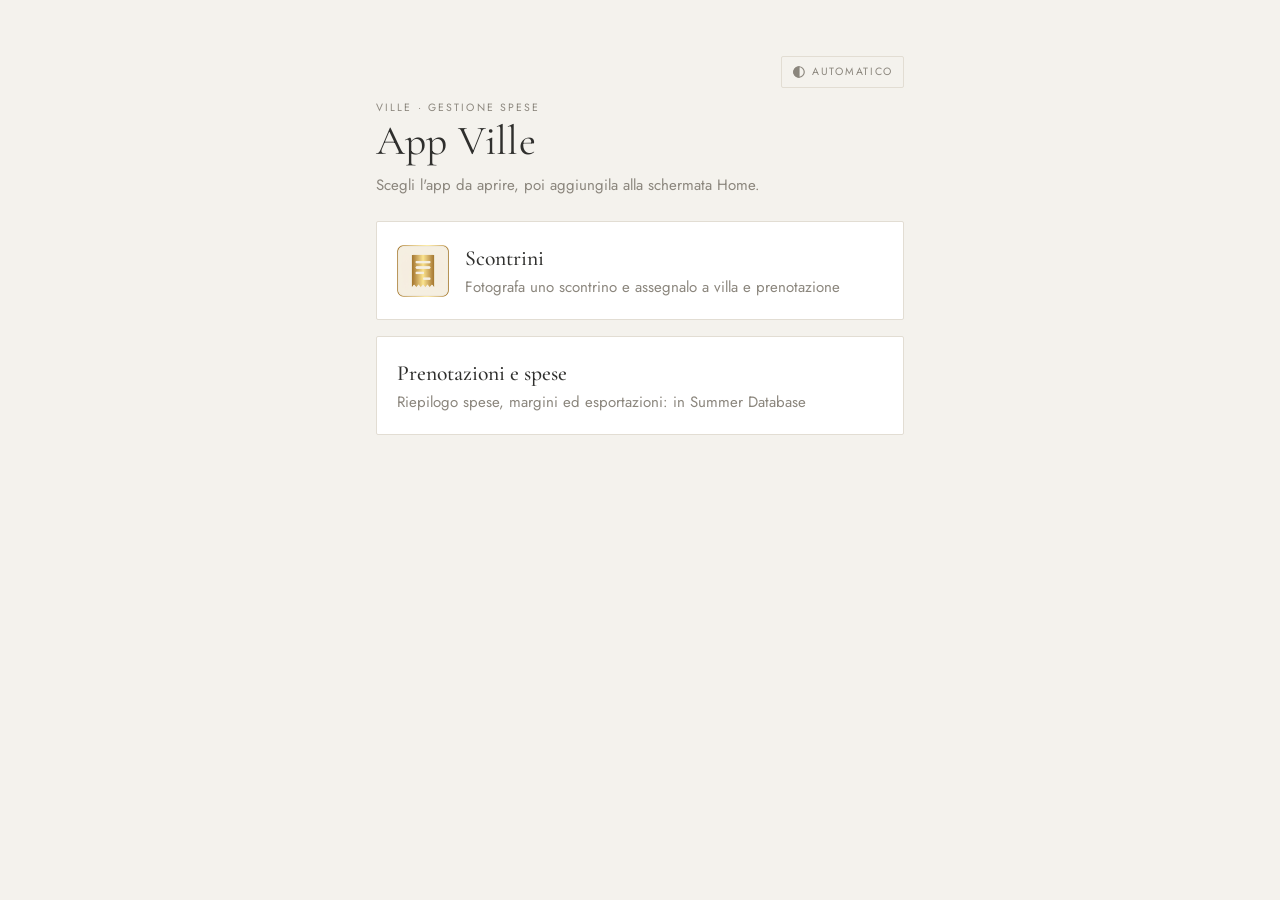
<file: index.html>
<!doctype html>
<html lang="it">
<head>
<meta charset="utf-8">
<meta name="viewport" content="width=device-width, initial-scale=1">
<meta name="theme-color" content="#f4f2ed">
<title>App Ville</title>
<link rel="preconnect" href="https://fonts.googleapis.com"><link rel="preconnect" href="https://fonts.gstatic.com" crossorigin>
<link href="https://fonts.googleapis.com/css2?family=Cormorant+Garamond:wght@300;400;500;600&family=Jost:wght@300;400;500&display=swap" rel="stylesheet">
<link rel="stylesheet" href="shared/style.css">
<script src="shared/tema.js"></script>
</head>
<body>
<div class="home">
  <div style="display:flex;justify-content:flex-end;margin-bottom:12px"><button class="theme-btn" type="button" data-tema aria-label="Cambia tema"></button></div>
  <span class="eyebrow">Ville · Gestione spese</span>
  <h1 style="margin-bottom:8px">App Ville</h1>
  <p class="muted" style="margin:0 0 24px">Scegli l'app da aprire, poi aggiungila alla schermata Home.</p>
  <a class="card" href="scontrini/"><img src="shared/icona-scontrini-192.png" alt=""><div><strong>Scontrini</strong><div class="muted">Fotografa uno scontrino e assegnalo a villa e prenotazione</div></div></a>
  <a class="card" href="https://paolobellina-lab.github.io/summer-database/#prenotazioni"><div><strong>Prenotazioni e spese</strong><div class="muted">Riepilogo spese, margini ed esportazioni: in Summer Database</div></div></a>
</div>
</body>
</html>
</file>
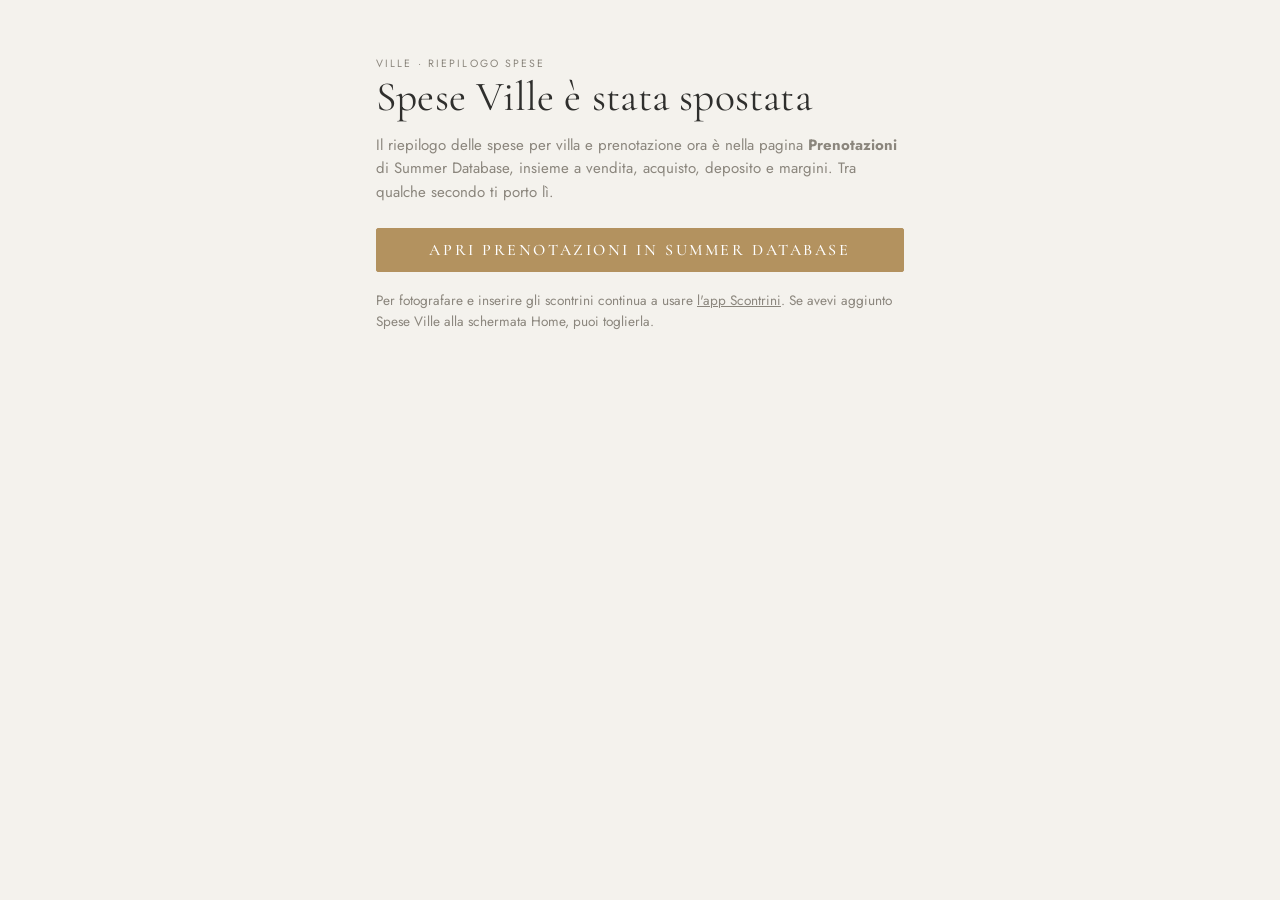
<file: consulta/index.html>
<!doctype html>
<html lang="it">
<head>
<meta charset="utf-8">
<meta name="viewport" content="width=device-width, initial-scale=1">
<title>Spese Ville · spostata in Summer Database</title>
<meta name="robots" content="noindex">
<!-- L'app Spese Ville è stata dismessa (16/11/2026): la sostituisce la pagina Prenotazioni di Summer Database. -->
<meta http-equiv="refresh" content="4; url=https://paolobellina-lab.github.io/summer-database/#prenotazioni">
<meta name="theme-color" content="#ffffff">
<link rel="preconnect" href="https://fonts.googleapis.com"><link rel="preconnect" href="https://fonts.gstatic.com" crossorigin>
<link href="https://fonts.googleapis.com/css2?family=Cormorant+Garamond:wght@300;400;500;600&family=Jost:wght@300;400;500&display=swap" rel="stylesheet">
<link rel="stylesheet" href="../shared/style.css">
<script src="../shared/tema.js"></script>
</head>
<body>
<div class="home">
  <span class="eyebrow">Ville · Riepilogo spese</span>
  <h1 style="margin-bottom:12px">Spese Ville è stata spostata</h1>
  <p class="muted" style="margin:0 0 24px">Il riepilogo delle spese per villa e prenotazione ora è nella pagina
    <strong>Prenotazioni</strong> di Summer Database, insieme a vendita, acquisto, deposito e margini.
    Tra qualche secondo ti porto lì.</p>
  <a class="btn primary" style="width:100%" href="https://paolobellina-lab.github.io/summer-database/#prenotazioni">Apri Prenotazioni in Summer Database</a>
  <p class="muted" style="margin-top:18px;font-size:.85rem">Per fotografare e inserire gli scontrini continua a usare
    <a href="../scontrini/" style="color:inherit">l'app Scontrini</a>. Se avevi aggiunto Spese Ville alla schermata Home, puoi toglierla.</p>
</div>
</body>
</html>
</file>
<file: shared/style.css>
/* Estetica "luxury real estate": greige chiaro, titoli serif sottili, etichette maiuscole spaziate,
   angoli squadrati, accento oro/bronzo. */
:root {
  --bg: #f4f2ed;
  --card: #ffffff;
  --field: #ffffff;
  --ink: #2f2f2d;
  --muted: #8b867d;
  --line: #e2ddd3;
  --accent: #b3925f;        /* oro/bronzo del pulsante "Cerca" */
  --accent-dark: #9a7b4b;
  --accent-ink: #ffffff;
  --accent-soft: #efe8dc;
  --teal: #5d7a74;
  --danger: #a33a2c;
  --radius: 2px;
  --serif: "Cormorant Garamond", "Cormorant", Georgia, "Times New Roman", serif;
  --sans: "Jost", "Futura", "Century Gothic", system-ui, -apple-system, "Segoe UI", sans-serif;
  --shadow: none;
  color-scheme: light;
}
/* Tema scuro: automatico (impostazione del dispositivo) oppure scelto a mano */
@media (prefers-color-scheme: dark) {
  :root:not([data-theme="light"]) {
    --bg: #1a1918; --card: #222120; --field: #1d1c1b; --ink: #ece8e1; --muted: #9c968c; --line: #3a3733;
    --accent: #c4a46f; --accent-dark: #b3925f; --accent-ink: #1a1918; --accent-soft: #3a3226; --teal: #8fb0a8;
    --danger: #e08a7c; color-scheme: dark;
  }
}
:root[data-theme="dark"] {
  --bg: #1a1918; --card: #222120; --field: #1d1c1b; --ink: #ece8e1; --muted: #9c968c; --line: #3a3733;
  --accent: #c4a46f; --accent-dark: #b3925f; --accent-ink: #1a1918; --accent-soft: #3a3226; --teal: #8fb0a8;
  --danger: #e08a7c; color-scheme: dark;
}

* { box-sizing: border-box; }
html, body { margin: 0; }
body {
  background: var(--bg); color: var(--ink);
  font: 400 15px/1.55 var(--sans);
  padding-bottom: env(safe-area-inset-bottom);
  -webkit-tap-highlight-color: transparent;
  -webkit-font-smoothing: antialiased;
}
[hidden] { display: none !important; }
h1, h2, h3 { margin: 0; line-height: 1.15; font-family: var(--serif); font-weight: 400; letter-spacing: .005em; }
h1 { font-size: 1.85rem; }
h2 { font-size: 1.5rem; }
.muted { color: var(--muted); }
.center { text-align: center; }
small { font-size: .8rem; }
.eyebrow {
  display: block; font-family: var(--sans); font-size: .66rem; font-weight: 400; letter-spacing: .2em;
  text-transform: uppercase; color: var(--muted); margin-bottom: 2px;
}

main { max-width: 760px; margin: 0 auto; padding: 16px 16px 48px; }
.card {
  background: var(--card); border: 1px solid var(--line); border-radius: var(--radius);
  padding: 20px; margin-bottom: 16px;
}
.stack > * + * { margin-top: 14px; }
.row { display: flex; gap: 8px; align-items: center; flex-wrap: wrap; }
.grow { flex: 1; }
.grid2 { display: grid; grid-template-columns: 1fr 1fr; gap: 12px; }

/* Topbar e schede */
.topbar {
  position: sticky; top: 0; z-index: 5; display: flex; align-items: center; justify-content: space-between; gap: 10px;
  padding: calc(14px + env(safe-area-inset-top)) 16px 12px; background: var(--card);
  border-bottom: 1px solid var(--line);
}
.topbar .brand { display: flex; align-items: center; gap: 10px; min-width: 0; }
.topbar .dot { display: none; }
.topbar .actions { display: flex; align-items: center; gap: 6px; }
.tabs {
  display: flex; gap: 22px; max-width: 760px; margin: 14px auto 0; padding: 0 16px; overflow-x: auto;
}
.tabs button {
  border: 0; border-bottom: 1px solid transparent; background: transparent; color: var(--muted);
  font: 400 .74rem/1 var(--sans); letter-spacing: .18em; text-transform: uppercase;
  padding: 8px 0 7px; white-space: nowrap; cursor: pointer; border-radius: 0;
}
.tabs button.active { color: var(--ink); border-bottom-color: var(--ink); }
.tabs button:not(.active):hover { color: var(--ink); }

/* Pulsante tema */
.theme-btn {
  display: inline-flex; align-items: center; gap: 6px; border: 1px solid var(--line); background: transparent;
  color: var(--muted); font: 400 .66rem/1 var(--sans); letter-spacing: .16em; text-transform: uppercase;
  padding: 8px 10px; border-radius: var(--radius); cursor: pointer;
}
.theme-btn svg { width: 14px; height: 14px; }
.login .theme-btn { position: fixed; top: calc(14px + env(safe-area-inset-top)); right: 16px; }

/* Moduli */
label {
  display: block; font-size: .68rem; font-weight: 400; letter-spacing: .16em; text-transform: uppercase; color: var(--muted);
}
input, select, textarea {
  display: block; width: 100%; margin-top: 6px; font: 400 16px/1.4 var(--sans); color: var(--ink);
  letter-spacing: normal; text-transform: none;
  background: var(--field); border: 1px solid var(--line); border-radius: var(--radius); padding: 11px 12px;
}
select {
  -webkit-appearance: none; appearance: none; padding-right: 36px;
  background: var(--field) url("data:image/svg+xml,%3Csvg xmlns='http://www.w3.org/2000/svg' width='10' height='6' viewBox='0 0 10 6'%3E%3Cpath d='M0 0h10L5 6z' fill='%238b867d'/%3E%3C/svg%3E") no-repeat right 14px center;
}
input::placeholder, textarea::placeholder { color: var(--muted); opacity: .8; }
input:focus, select:focus, textarea:focus { outline: none; border-color: var(--accent); box-shadow: 0 0 0 1px var(--accent); }
textarea { resize: vertical; }
/* Filtri: stesso oro del pulsante principale */
.filters select {
  background: var(--accent) url("data:image/svg+xml,%3Csvg xmlns='http://www.w3.org/2000/svg' width='10' height='6' viewBox='0 0 10 6'%3E%3Cpath d='M0 0h10L5 6z' fill='white'/%3E%3C/svg%3E") no-repeat right 14px center;
  border-color: var(--accent); color: var(--accent-ink);
}
.filters select:disabled { background-color: var(--accent-soft); border-color: var(--accent-soft); color: var(--muted); opacity: 1; background-image: none; }
.filters select option { background: var(--card); color: var(--ink); }

.btn {
  display: inline-flex; align-items: center; justify-content: center; gap: 6px;
  border: 1px solid var(--line); background: transparent; color: var(--ink);
  font: 500 1rem/1 var(--serif); letter-spacing: .16em; text-transform: uppercase;
  padding: 13px 18px; border-radius: var(--radius); cursor: pointer; text-decoration: none;
  transition: background .15s, border-color .15s, color .15s;
}
.btn:hover { border-color: var(--ink); }
.btn.primary { background: var(--accent); border-color: var(--accent); color: var(--accent-ink); }
.btn.primary:hover { background: var(--accent-dark); border-color: var(--accent-dark); }
.btn.danger { color: var(--danger); border-color: transparent; width: 100%; font-size: .9rem; }
.btn:disabled { opacity: .5; }
.link {
  border: 0; background: none; color: var(--muted); cursor: pointer; padding: 4px;
  font: 400 .68rem/1 var(--sans); letter-spacing: .16em; text-transform: uppercase;
}
.link:hover { color: var(--ink); }
.link.danger { color: var(--danger); }
.err { color: var(--danger); min-height: 1.2em; margin: 10px 0 0; font-size: .88rem; }

/* Login */
.login { min-height: 100vh; display: grid; place-items: center; padding: 16px; }
.login form { width: min(400px, 100%); padding: 32px 28px; }
.login form > * + * { margin-top: 14px; }
.login h1 { font-size: 2.2rem; }
.login .btn { width: 100%; }
.banner { background: #f6eedb; color: #6b5427; padding: 10px 16px; font-size: .88rem; text-align: center; }

/* Foto */
.photo { border: 1px dashed var(--line); border-radius: var(--radius); padding: 14px; text-align: center; background: var(--bg); }
.photo img { max-width: 100%; max-height: 340px; display: block; margin: 0 auto 12px; }
.photo-empty {
  color: var(--muted); padding: 16px 0 14px; font-size: .68rem; letter-spacing: .16em; text-transform: uppercase;
}
.photo .row { justify-content: center; }
.photo .btn { font-size: .9rem; padding: 11px 14px; }

/* Liste */
.list { display: grid; gap: 0; border-top: 1px solid var(--line); }
.item {
  display: flex; align-items: center; gap: 14px; width: 100%; text-align: left; font: inherit; color: inherit;
  background: var(--card); border: 1px solid var(--line); border-top: 0; border-radius: 0; padding: 14px 16px; cursor: pointer;
}
.item:hover { background: var(--bg); }
.item-main { flex: 1; min-width: 0; display: grid; gap: 3px; }
.item-main strong { font-family: var(--serif); font-weight: 500; font-size: 1.2rem; letter-spacing: .02em; }
.item-main .muted { font-size: .82rem; }
.clip { white-space: nowrap; overflow: hidden; text-overflow: ellipsis; font-size: .9rem; }
.amount { font-family: var(--serif); font-weight: 500; font-size: 1.2rem; font-variant-numeric: lining-nums tabular-nums; white-space: nowrap; text-align: right; }
.amount small { display: block; font-family: var(--sans); font-size: .62rem; letter-spacing: .14em; text-transform: uppercase; color: var(--muted); }
.chips { display: flex; flex-wrap: wrap; gap: 8px; }
.chip { border: 1px solid var(--line); background: transparent; color: var(--ink); font: inherit; font-size: .85rem; padding: 6px 12px; border-radius: var(--radius); cursor: pointer; }
.chip.on { background: var(--accent); border-color: var(--accent); color: var(--accent-ink); }

.toast {
  position: fixed; left: 50%; bottom: calc(20px + env(safe-area-inset-bottom)); transform: translateX(-50%);
  background: var(--ink); color: var(--bg); padding: 12px 18px; border-radius: var(--radius); z-index: 50;
  max-width: calc(100% - 32px); font-size: .88rem; letter-spacing: .02em;
}

/* ---------- App di consultazione ---------- */
.filters { display: grid; grid-template-columns: repeat(2, 1fr); gap: 12px; }
.filters .wide { grid-column: 1 / -1; }
.filters .btn { font-size: .85rem; padding: 10px 14px; }
.summary { display: grid; grid-template-columns: repeat(3, 1fr); gap: 8px; text-align: center; }
.summary strong { display: block; font-family: var(--serif); font-weight: 400; font-size: 1.8rem; font-variant-numeric: lining-nums tabular-nums; }
.summary span { font-size: .64rem; letter-spacing: .16em; text-transform: uppercase; color: var(--muted); }
.villa-head {
  display: flex; justify-content: space-between; align-items: baseline; gap: 10px;
  margin: 28px 2px 12px; padding-bottom: 8px; border-bottom: 1px solid var(--accent);
}
.villa-head h2 { font-size: 1.6rem; letter-spacing: .04em; }
details.group { padding: 0; overflow: hidden; margin-bottom: 10px; }
details.group > summary { list-style: none; display: flex; align-items: center; gap: 14px; padding: 16px 18px; cursor: pointer; }
details.group > summary::-webkit-details-marker { display: none; }
details.group > summary::before {
  content: ""; width: 7px; height: 7px; border-right: 1px solid var(--muted); border-bottom: 1px solid var(--muted);
  transform: rotate(-45deg); transition: transform .15s; flex: none;
}
details.group[open] > summary::before { transform: rotate(45deg); }
details.group > summary .item-main span { font-size: .82rem; }
details.group.generale > summary strong { color: var(--teal); }
.group-body { border-top: 1px solid var(--line); padding: 12px 18px 16px; }
.cats { display: flex; flex-wrap: wrap; gap: 6px; margin-bottom: 10px; }
.cats span { font-size: .72rem; letter-spacing: .04em; background: var(--accent-soft); padding: 4px 9px; border-radius: var(--radius); }
.rc { display: grid; grid-template-columns: 78px 1fr auto auto; gap: 12px; align-items: center; padding: 10px 0; border-bottom: 1px solid var(--line); font-size: .9rem; }
.rc:last-child { border-bottom: 0; }
.rc .d { color: var(--muted); font-variant-numeric: tabular-nums; font-size: .82rem; }
.rc .m { min-width: 0; }
.rc .m small { display: block; color: var(--muted); }
.rc .amount { font-size: 1.05rem; }
.thumb { width: 38px; height: 38px; border-radius: var(--radius); border: 1px solid var(--line); background: transparent; cursor: pointer; font-size: 1rem; padding: 0; }
.thumb[disabled] { opacity: .3; cursor: default; }
dialog { border: 1px solid var(--line); border-radius: var(--radius); padding: 0; max-width: min(720px, 94vw); max-height: 92vh; background: var(--card); color: var(--ink); }
dialog::backdrop { background: rgba(20, 18, 15, .65); }
dialog .dlg-head { display: flex; justify-content: space-between; align-items: center; gap: 10px; padding: 14px 18px; border-bottom: 1px solid var(--line); }
dialog .dlg-head strong { font-family: var(--serif); font-weight: 500; font-size: 1.3rem; }
dialog img { display: block; max-width: 100%; max-height: 75vh; margin: 0 auto; }
dialog .dlg-body { padding: 14px; text-align: center; }

/* Pagina iniziale */
.home { max-width: 560px; margin: 0 auto; padding: 56px 16px; }
.home h1 { font-size: 2.6rem; }
.home a.card { display: flex; gap: 16px; align-items: center; color: inherit; text-decoration: none; }
.home a.card:hover { border-color: var(--accent); }
.home a.card strong { font-family: var(--serif); font-weight: 500; font-size: 1.35rem; }
.home img { width: 52px; height: 52px; }

@media (max-width: 420px) {
  .rc { grid-template-columns: 1fr auto auto; }
  .rc .d { grid-column: 1 / -1; margin-bottom: -6px; }
  h1 { font-size: 1.6rem; }
}
@media print {
  .topbar, .tabs, .filters, .no-print, .thumb { display: none !important; }
  details.group .group-body { display: block !important; }
  .card { break-inside: avoid; }
}
/* Note sotto i campi: testo normale, non maiuscolo */
label small { display: block; margin-top: 6px; text-transform: none; letter-spacing: normal; font-size: .8rem; }
/* Schede prenotazioni */
/* Sezioni in alto (Scontrini / Schede prenotazioni) */
.sezioni { display: flex; align-items: baseline; gap: 20px; flex-wrap: wrap; }
.sezioni button {
  border: 0; background: none; padding: 0 0 2px; margin: 0; cursor: pointer; color: var(--muted);
  font: 400 1.85rem/1.15 var(--serif); letter-spacing: .005em; border-bottom: 1px solid transparent;
}
.sezioni button.on { color: var(--ink); border-bottom-color: var(--accent); }
.sezioni button:not(.on):hover { color: var(--ink); }
.sezioni .corto { display: none; }
@media (max-width: 480px) {
  .sezioni { gap: 14px; }
  .sezioni button { font-size: 1.4rem; }
  .sezioni .lungo { display: none; } .sezioni .corto { display: inline; }
  .topbar .theme-btn span { display: none; }
}
.scheda > * + * { margin-top: 16px; }
.scheda-head { display: flex; justify-content: space-between; align-items: flex-start; gap: 12px; }
.scheda-head h3 { font-size: 1.6rem; font-weight: 400; }
.badge {
  flex: none; font-size: .62rem; letter-spacing: .16em; text-transform: uppercase; color: var(--accent-ink);
  background: var(--accent); padding: 5px 9px; border-radius: var(--radius);
}
.scheda-date { display: grid; grid-template-columns: 1fr 1fr auto; gap: 14px; padding: 14px 0; border-top: 1px solid var(--line); border-bottom: 1px solid var(--line); }
.scheda-date strong { display: block; font-family: var(--serif); font-weight: 500; font-size: 1.15rem; }
.scheda-date em { display: block; font-style: normal; font-size: .78rem; color: var(--accent-dark); margin-top: 2px; }
.scheda-date > div:last-child { text-align: right; }
.servizi { list-style: none; margin: 0; padding: 0; display: grid; gap: 6px; }
.servizi li { padding: 8px 12px; background: var(--bg); border-left: 2px solid var(--accent); }
.servizi li b { font-weight: 500; }
.servizi li span { display: block; font-size: .85rem; color: var(--muted); margin-top: 2px; white-space: pre-line; }
.scheda-blocco p { margin: 0; }
.scheda-note { white-space: pre-line; }
.scheda-piede { display: flex; justify-content: space-between; align-items: center; gap: 10px; flex-wrap: wrap; }
.scheda-piede .btn { font-size: .85rem; padding: 10px 14px; }
@media (max-width: 420px) {
  .scheda-date { grid-template-columns: 1fr 1fr; }
  .scheda-date > div:last-child { grid-column: 1 / -1; text-align: left; }
}
.campo { display: block; font-size: .64rem; letter-spacing: .16em; text-transform: uppercase; color: var(--muted); margin-bottom: 4px; }
/* Restituzione del deposito di sicurezza: importo con il meno, non è una spesa */
.amount.rest { color: var(--teal); }
/* Casella "Spesa per servizio aggiuntivo" */
label.check { display: flex; gap: 12px; align-items: flex-start; text-transform: none; letter-spacing: normal; font-size: .95rem; color: var(--ink); cursor: pointer; }
label.check input { width: 20px; height: 20px; margin: 2px 0 0; flex: none; accent-color: var(--accent); }
label.check small { display: block; color: var(--muted); font-size: .8rem; margin-top: 2px; }
label.check:has(input:disabled) { opacity: .5; cursor: default; }
.tag { display: inline-block; font-size: .62rem; letter-spacing: .12em; text-transform: uppercase; padding: 1px 6px; border: 1px solid var(--accent); color: var(--accent-dark); border-radius: var(--radius); vertical-align: 1px; }
/* Stato "Vuoto per pieno" (stesso arancione di Summer Database) */
.vuoto { color: #e9801c; }
/* Metodo di pagamento */
.pagamenti { display: grid; grid-template-columns: repeat(3, 1fr); gap: 8px; }
.pagamenti .chip { padding: 11px 6px; text-align: center; font-size: .9rem; }
/* Il mio borsellino */
.bs-top { display: grid; gap: 4px; justify-items: center; }
.bs-saldo { font-family: var(--serif); font-weight: 500; font-size: 2.4rem; font-variant-numeric: lining-nums tabular-nums; }
.bs-saldo.neg, .amount.neg { color: #b3261e; }
.amount.pos { color: #1b7a3a; }
</file>
